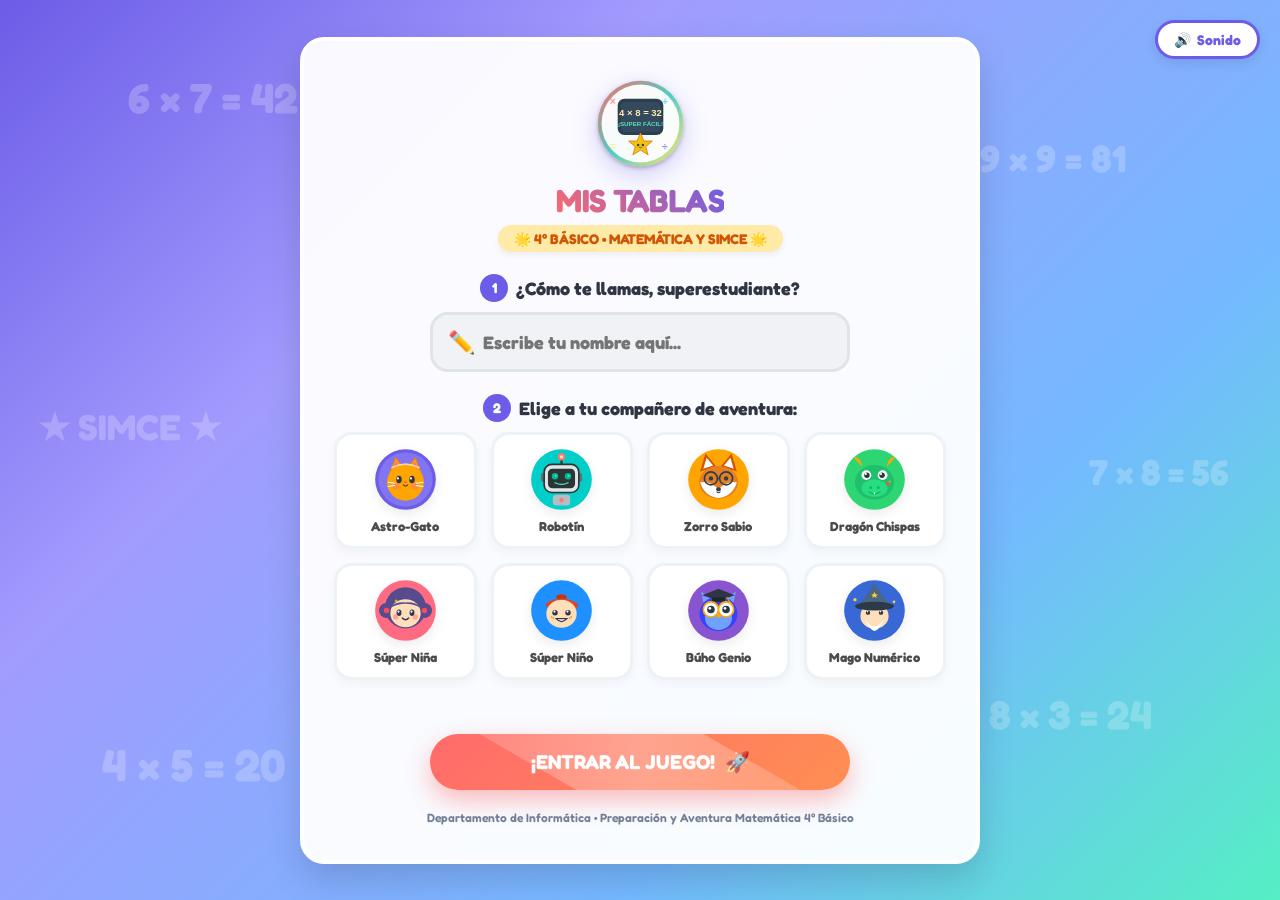
<file: index.html>
<!DOCTYPE html>
<html lang="es">
<head>
  <meta charset="UTF-8">
  <meta name="viewport" content="width=device-width, initial-scale=1.0">
  <title>Mis Tablas - ¡Aprende Multiplicando!</title>
  <!-- Google Fonts para una tipografía amigable y lúdica -->
  <link rel="preconnect" href="https://fonts.googleapis.com">
  <link rel="preconnect" href="https://fonts.gstatic.com" crossorigin>
  <link href="https://fonts.googleapis.com/css2?family=Fredoka:wght@400;600;700&family=Nunito:wght@700;900&display=swap" rel="stylesheet">
  <style>
    :root {
      --primary: #FF6B6B;
      --secondary: #4ECDC4;
      --accent: #FFE66D;
      --purple: #6C5CE7;
      --dark: #2D3436;
      --light: #F8F9FA;
      --card-bg: rgba(255, 255, 255, 0.95);
      --shadow-lg: 0 15px 35px rgba(0,0,0,0.15);
      --radius: 24px;
    }

    * {
      box-sizing: border-box;
      margin: 0;
      padding: 0;
      -webkit-tap-highlight-color: transparent;
    }

    body {
      font-family: 'Fredoka', 'Nunito', sans-serif;
      min-height: 100vh;
      background: linear-gradient(135deg, #6C5CE7 0%, #a29bfe 30%, #74b9ff 70%, #55efc4 100%);
      display: flex;
      justify-content: center;
      align-items: center;
      padding: 20px;
      overflow-x: hidden;
      position: relative;
    }

    /* Floating math elements background */
    .bg-math {
      position: absolute;
      font-weight: 900;
      color: rgba(255, 255, 255, 0.22);
      user-select: none;
      pointer-events: none;
      animation: floatSlow 8s ease-in-out infinite alternate;
      z-index: 0;
    }
    @keyframes floatSlow {
      0% { transform: translateY(0) rotate(0deg) scale(1); }
      100% { transform: translateY(-40px) rotate(15deg) scale(1.1); }
    }

    /* Sound Control Button */
    .sound-toggle-btn {
      position: absolute;
      top: 20px;
      right: 20px;
      z-index: 10;
      background: white;
      border: 3px solid var(--purple);
      border-radius: 50px;
      padding: 8px 16px;
      font-family: inherit;
      font-weight: 700;
      font-size: 14px;
      color: var(--purple);
      cursor: pointer;
      box-shadow: 0 4px 12px rgba(0,0,0,0.1);
      display: flex;
      align-items: center;
      gap: 6px;
      transition: all 0.2s ease;
    }
    .sound-toggle-btn:hover {
      transform: scale(1.05);
      background: #f1f2f6;
    }

    /* Main Container */
    .login-container {
      position: relative;
      z-index: 1;
      width: 100%;
      max-width: 680px;
      background: var(--card-bg);
      backdrop-filter: blur(10px);
      border-radius: var(--radius);
      box-shadow: var(--shadow-lg);
      padding: 35px 30px;
      text-align: center;
      border: 4px solid #FFFFFF;
      animation: popIn 0.6s cubic-bezier(0.175, 0.885, 0.32, 1.275);
    }
    @keyframes popIn {
      0% { opacity: 0; transform: scale(0.85) translateY(20px); }
      100% { opacity: 1; transform: scale(1) translateY(0); }
    }

    /* Header & Logo */
    .header-logo {
      display: flex;
      flex-direction: column;
      align-items: center;
      margin-bottom: 20px;
    }
    .logo-img {
      width: 95px;
      height: 95px;
      animation: floatLogo 3s ease-in-out infinite;
      filter: drop-shadow(0 8px 12px rgba(108, 92, 231, 0.3));
    }
    @keyframes floatLogo {
      0%, 100% { transform: translateY(0); }
      50% { transform: translateY(-8px); }
    }

    .title-main {
      font-size: 32px;
      font-weight: 900;
      color: #2D3436;
      margin-top: 10px;
      letter-spacing: -0.5px;
      text-transform: uppercase;
      background: linear-gradient(45deg, #FF6B6B, #6C5CE7);
      -webkit-background-clip: text;
      -webkit-text-fill-color: transparent;
    }

    .badge-sub {
      background: #FFEAA7;
      color: #D35400;
      font-size: 14px;
      font-weight: 700;
      padding: 5px 16px;
      border-radius: 20px;
      margin-top: 5px;
      display: inline-block;
      box-shadow: 0 3px 6px rgba(0,0,0,0.06);
    }

    /* Step Prompts */
    .step-label {
      font-size: 18px;
      font-weight: 700;
      color: #2F3542;
      margin: 22px 0 10px;
      display: flex;
      align-items: center;
      justify-content: center;
      gap: 8px;
    }
    .step-label span.num {
      background: var(--purple);
      color: white;
      width: 28px;
      height: 28px;
      border-radius: 50%;
      display: inline-flex;
      align-items: center;
      justify-content: center;
      font-size: 14px;
    }

    /* Name Input Box */
    .input-wrapper {
      position: relative;
      max-width: 420px;
      margin: 0 auto;
    }
    .student-input {
      width: 100%;
      padding: 16px 20px 16px 50px;
      font-family: inherit;
      font-size: 18px;
      font-weight: 700;
      border: 3px solid #DFE4EA;
      border-radius: 18px;
      outline: none;
      transition: all 0.25s ease;
      background: #F1F2F6;
      color: #2F3542;
    }
    .student-input:focus {
      background: #FFFFFF;
      border-color: var(--secondary);
      box-shadow: 0 0 0 5px rgba(78, 205, 196, 0.25);
    }
    .input-icon {
      position: absolute;
      left: 18px;
      top: 50%;
      transform: translateY(-50%);
      font-size: 22px;
      pointer-events: none;
    }

    /* Avatar Grid */
    .avatar-grid {
      display: grid;
      grid-template-columns: repeat(4, 1fr);
      gap: 14px;
      margin-top: 10px;
    }
    @media (max-width: 540px) {
      .avatar-grid {
        grid-template-columns: repeat(2, 1fr);
        gap: 10px;
      }
      .title-main {
        font-size: 26px;
      }
    }

    .avatar-card {
      background: #FFFFFF;
      border: 3px solid #EDF2F7;
      border-radius: 18px;
      padding: 12px 8px;
      cursor: pointer;
      transition: all 0.25s cubic-bezier(0.175, 0.885, 0.32, 1.275);
      position: relative;
      display: flex;
      flex-direction: column;
      align-items: center;
      box-shadow: 0 4px 10px rgba(0,0,0,0.04);
    }
    .avatar-card:hover {
      transform: translateY(-5px) scale(1.03);
      border-color: var(--secondary);
      box-shadow: 0 10px 20px rgba(78, 205, 196, 0.25);
    }
    .avatar-card.selected {
      border-color: var(--purple);
      background: #F3EEFF;
      transform: translateY(-6px) scale(1.05);
      box-shadow: 0 12px 24px rgba(108, 92, 231, 0.3);
    }
    .avatar-card.selected::after {
      content: "✔";
      position: absolute;
      top: -8px;
      right: -8px;
      background: var(--purple);
      color: white;
      width: 24px;
      height: 24px;
      border-radius: 50%;
      display: flex;
      align-items: center;
      justify-content: center;
      font-size: 13px;
      font-weight: 900;
      border: 2px solid white;
    }

    .avatar-card img {
      width: 65px;
      height: 65px;
      transition: transform 0.3s ease;
      filter: drop-shadow(0 4px 6px rgba(0,0,0,0.08));
    }
    .avatar-card:hover img {
      transform: rotate(5deg) scale(1.1);
    }
    .avatar-name {
      font-size: 13px;
      font-weight: 700;
      color: #4A4B4D;
      margin-top: 6px;
    }
    .avatar-card.selected .avatar-name {
      color: var(--purple);
      font-weight: 900;
    }

    /* Start Button */
    .btn-start {
      margin-top: 26px;
      width: 100%;
      max-width: 420px;
      padding: 16px 30px;
      background: linear-gradient(135deg, #FF6B6B 0%, #FF8E53 100%);
      color: white;
      border: none;
      border-radius: 50px;
      font-family: inherit;
      font-size: 20px;
      font-weight: 900;
      cursor: pointer;
      box-shadow: 0 10px 25px rgba(255, 107, 107, 0.45);
      transition: all 0.2s cubic-bezier(0.175, 0.885, 0.32, 1.275);
      display: inline-flex;
      align-items: center;
      justify-content: center;
      gap: 10px;
      position: relative;
      overflow: hidden;
    }
    .btn-start:hover {
      transform: translateY(-3px) scale(1.02);
      box-shadow: 0 14px 28px rgba(255, 107, 107, 0.6);
    }
    .btn-start:active {
      transform: translateY(1px) scale(0.98);
    }
    .btn-start::after {
      content: "";
      position: absolute;
      top: -50%;
      left: -50%;
      width: 200%;
      height: 200%;
      background: linear-gradient(60deg, transparent, rgba(255,255,255,0.3), transparent);
      transform: rotate(30deg);
      animation: shineBtn 3.5s infinite;
    }
    @keyframes shineBtn {
      0% { transform: translateX(-100%) rotate(30deg); }
      20%, 100% { transform: translateX(100%) rotate(30deg); }
    }

    /* Error Shake Animation */
    .shake {
      animation: shakeAnim 0.5s cubic-bezier(0.36, 0.07, 0.19, 0.97) both;
    }
    @keyframes shakeAnim {
      10%, 90% { transform: translate3d(-2px, 0, 0); }
      20%, 80% { transform: translate3d(4px, 0, 0); }
      30%, 50%, 70% { transform: translate3d(-6px, 0, 0); }
      40%, 60% { transform: translate3d(6px, 0, 0); }
    }

    .error-msg {
      color: #E84118;
      font-size: 14px;
      font-weight: 700;
      margin-top: 8px;
      min-height: 20px;
    }

    /* Existing Profile Card (if found) */
    .saved-profile-box {
      margin-top: 15px;
      padding: 12px 18px;
      background: #E8F8F5;
      border: 2px dashed #4ECDC4;
      border-radius: 16px;
      display: flex;
      align-items: center;
      justify-content: space-between;
      gap: 10px;
    }
    .saved-profile-info {
      display: flex;
      align-items: center;
      gap: 10px;
      text-align: left;
    }
    .saved-profile-info img {
      width: 40px;
      height: 40px;
      border-radius: 50%;
    }
    .saved-profile-info div strong {
      display: block;
      color: #2C3E50;
      font-size: 15px;
    }
    .saved-profile-info div span {
      font-size: 12px;
      color: #16A085;
      font-weight: 700;
    }
    .btn-quick-play {
      background: #4ECDC4;
      color: white;
      border: none;
      padding: 8px 14px;
      border-radius: 12px;
      font-family: inherit;
      font-weight: 800;
      cursor: pointer;
      font-size: 13px;
      transition: all 0.2s;
    }
    .btn-quick-play:hover {
      background: #1ABC9C;
      transform: scale(1.05);
    }

    /* Footer department credits */
    .dept-footer {
      margin-top: 20px;
      font-size: 12px;
      color: #718096;
      font-weight: 600;
    }
  </style>
</head>
<body>

  <!-- Background Math Symbols -->
  <div class="bg-math" style="top: 8%; left: 10%; font-size: 42px;">6 × 7 = 42</div>
  <div class="bg-math" style="top: 15%; right: 12%; font-size: 38px;">9 × 9 = 81</div>
  <div class="bg-math" style="bottom: 12%; left: 8%; font-size: 45px;">4 × 5 = 20</div>
  <div class="bg-math" style="bottom: 18%; right: 10%; font-size: 40px;">8 × 3 = 24</div>
  <div class="bg-math" style="top: 45%; left: 3%; font-size: 36px;">★ SIMCE ★</div>
  <div class="bg-math" style="top: 50%; right: 4%; font-size: 36px;">7 × 8 = 56</div>

  <!-- Audio Controls -->
  <button class="sound-toggle-btn" id="soundBtn" onclick="toggleAppSound()">
    <span id="soundIcon">🔊</span> Sonido
  </button>

  <main class="login-container" id="loginCard">
    <!-- Header with Mascot Logo -->
    <div class="header-logo">
      <img src="Sistema/IMAGEN/logo.svg" alt="Logo Mis Tablas" class="logo-img">
      <h1 class="title-main">MIS TABLAS</h1>
      <span class="badge-sub">🌟 4° BÁSICO • MATEMÁTICA Y SIMCE 🌟</span>
    </div>

    <!-- Quick resume profile if student already played -->
    <div id="savedProfileArea" style="display: none;"></div>

    <!-- Step 1: Student Name -->
    <div class="step-label">
      <span class="num">1</span>
      <span>¿Cómo te llamas, superestudiante?</span>
    </div>
    <div class="input-wrapper">
      <span class="input-icon">✏️</span>
      <input type="text" id="studentName" class="student-input" placeholder="Escribe tu nombre aquí..." maxlength="20" autocomplete="off">
    </div>

    <!-- Step 2: Choose Avatar -->
    <div class="step-label">
      <span class="num">2</span>
      <span>Elige a tu compañero de aventura:</span>
    </div>
    <div class="avatar-grid" id="avatarGrid">
      <!-- Avatars rendered dynamically by JS -->
    </div>

    <div class="error-msg" id="errorMsg"></div>

    <!-- Step 3: Start Button -->
    <button class="btn-start" id="startBtn" onclick="handleLogin()">
      <span>¡ENTRAR AL JUEGO!</span>
      <span>🚀</span>
    </button>

    <div class="dept-footer">
      Departamento de Informática • Preparación y Aventura Matemática 4° Básico
    </div>
  </main>

  <!-- Load Web Audio engine -->
  <script src="Sistema/JS/audio.js"></script>

  <script>
    const AVATARS_DATA = [
      { id: 'gato', name: 'Astro-Gato', img: 'Sistema/IMAGEN/avatar_gato.svg', greeting: '¡Miau! Listo para multiplicar por el espacio exterior' },
      { id: 'robot', name: 'Robotín', img: 'Sistema/IMAGEN/avatar_robot.svg', greeting: '¡Beep boop! Calculando diversión matemática al 100%' },
      { id: 'zorro', name: 'Zorro Sabio', img: 'Sistema/IMAGEN/avatar_zorro.svg', greeting: '¡La astucia de las matemáticas está con nosotros!' },
      { id: 'dragon', name: 'Dragón Chispas', img: 'Sistema/IMAGEN/avatar_dragon.svg', greeting: '¡Fuego y números! Nada nos detendrá' },
      { id: 'nina', name: 'Súper Niña', img: 'Sistema/IMAGEN/avatar_nina.svg', greeting: '¡Vamos con todo por el puntaje perfecto!' },
      { id: 'nino', name: 'Súper Niño', img: 'Sistema/IMAGEN/avatar_nino.svg', greeting: '¡Aventura matemática en marcha!' },
      { id: 'buho', name: 'Búho Genio', img: 'Sistema/IMAGEN/avatar_buho.svg', greeting: '¡Uhh uhh! Aprenderemos todos los trucos de las tablas' },
      { id: 'mago', name: 'Mago Numérico', img: 'Sistema/IMAGEN/avatar_mago.svg', greeting: '¡Abracadabra! Convierte los números en magia pura' }
    ];

    let selectedAvatarId = null;

    // Render avatar list
    function renderAvatars() {
      const grid = document.getElementById('avatarGrid');
      grid.innerHTML = AVATARS_DATA.map(av => `
        <div class="avatar-card" id="card-${av.id}" onclick="selectAvatar('${av.id}')">
          <img src="${av.img}" alt="${av.name}">
          <div class="avatar-name">${av.name}</div>
        </div>
      `).join('');
    }

    // Select Avatar
    function selectAvatar(id) {
      selectedAvatarId = id;
      document.querySelectorAll('.avatar-card').forEach(card => card.classList.remove('selected'));
      const activeCard = document.getElementById(`card-${id}`);
      if (activeCard) {
        activeCard.classList.add('selected');
      }
      
      const av = AVATARS_DATA.find(a => a.id === id);
      if (window.snd) {
        window.snd.play('select');
        if (av) {
          window.snd.speak(`¡Elegiste a ${av.name}! ${av.greeting}`);
        }
      }

      document.getElementById('errorMsg').textContent = '';
    }

    // Toggle Audio
    function toggleAppSound() {
      if (window.snd) {
        const isEnabled = window.snd.toggleSound();
        const icon = document.getElementById('soundIcon');
        icon.textContent = isEnabled ? '🔊' : '🔇';
      }
    }

    // Check for saved profile
    function checkSavedProfile() {
      try {
        const saved = localStorage.getItem('misTablas_student');
        if (saved) {
          const profile = JSON.parse(saved);
          if (profile && profile.name) {
            const area = document.getElementById('savedProfileArea');
            area.style.display = 'block';
            const avatarSrc = profile.avatarImg 
              ? (profile.avatarImg.startsWith('Sistema/') ? profile.avatarImg : 'Sistema/' + profile.avatarImg)
              : 'Sistema/IMAGEN/avatar_gato.svg';
            area.innerHTML = `
              <div class="saved-profile-box">
                <div class="saved-profile-info">
                  <img src="${avatarSrc}" alt="Avatar">
                  <div>
                    <strong>¡Hola de nuevo, ${profile.name}!</strong>
                    <span>Puntaje: ${profile.score || 0} pts • Estrellas: ${profile.stars || 0} ⭐</span>
                  </div>
                </div>
                <button class="btn-quick-play" onclick="continueSavedProfile()">¡Continuar!</button>
              </div>
            `;
          }
        }
      } catch (e) {
        console.warn('Error reading saved profile:', e);
      }
    }

    function continueSavedProfile() {
      if (window.snd) {
        window.snd.play('victory');
        window.snd.speak('¡Bienvenido de vuelta! Vamos al sistema.');
      }
      setTimeout(() => {
        window.location.href = 'Sistema/index.html';
      }, 500);
    }

    // Handle Login Validation and Access
    function handleLogin() {
      const nameInput = document.getElementById('studentName');
      const name = nameInput.value.trim();
      const errorMsg = document.getElementById('errorMsg');
      const card = document.getElementById('loginCard');

      if (!name || name.length < 2) {
        if (window.snd) {
          window.snd.play('wrong');
          window.snd.speak('¡Ups! Por favor escribe tu nombre para comenzar.');
        }
        card.classList.remove('shake');
        void card.offsetWidth; // trigger reflow
        card.classList.add('shake');
        errorMsg.textContent = '⚠️ ¡Por favor escribe tu nombre (mínimo 2 letras)!';
        nameInput.focus();
        return;
      }

      if (!selectedAvatarId) {
        if (window.snd) {
          window.snd.play('wrong');
          window.snd.speak('¡No olvides elegir a tu compañero avatar!');
        }
        card.classList.remove('shake');
        void card.offsetWidth;
        card.classList.add('shake');
        errorMsg.textContent = '⚠️ ¡Elige uno de los personajes de arriba haciendo clic en él!';
        return;
      }

      const avatar = AVATARS_DATA.find(a => a.id === selectedAvatarId);

      // Preserve existing score/stats if same user name, or initialize new
      let currentStats = {
        score: 0,
        stars: 0,
        level: 1,
        completedTables: [],
        tableScores: {},
        simceScore: null,
        achievements: []
      };

      try {
        const saved = localStorage.getItem('misTablas_student');
        if (saved) {
          const parsed = JSON.parse(saved);
          if (parsed && parsed.name && parsed.name.toLowerCase() === name.toLowerCase()) {
            currentStats = { ...currentStats, ...parsed };
          }
        }
      } catch (e) {}

      const studentProfile = {
        ...currentStats,
        name: name,
        avatarId: avatar.id,
        avatarName: avatar.name,
        avatarImg: avatar.img,
        lastLogin: new Date().toISOString()
      };

      localStorage.setItem('misTablas_student', JSON.stringify(studentProfile));

      if (window.snd) {
        window.snd.play('victory');
        window.snd.speak(`¡Excelente, ${name}! ¡Preparando tu aventura con ${avatar.name}!`);
      }

      const startBtn = document.getElementById('startBtn');
      startBtn.innerHTML = `<span>¡Cargando Aventura...!</span> <span>⭐</span>`;
      startBtn.style.background = 'linear-gradient(135deg, #10ac84 0%, #1dd1a1 100%)';

      setTimeout(() => {
        window.location.href = 'Sistema/index.html';
      }, 900);
    }

    // Keyboard support: Enter key
    document.addEventListener('keydown', (e) => {
      if (e.key === 'Enter') {
        handleLogin();
      }
    });

    // Init
    window.addEventListener('DOMContentLoaded', () => {
      renderAvatars();
      checkSavedProfile();
    });
  </script>
</body>
</html>
</file>
<file: Sistema/CSS/style.css>
/*
 * style.css - Plataforma Educativa "Mis Tablas"
 * Estilos modernos, animados y responsivos para 4° Básico
 */

:root {
  --primary: #FF6B6B;
  --primary-hover: #EE5253;
  --secondary: #4ECDC4;
  --secondary-hover: #1DD1A1;
  --accent: #FFEAA7;
  --purple: #6C5CE7;
  --purple-light: #A29BFE;
  --dark: #2D3436;
  --gray-bg: #F4F6F9;
  --card-bg: #FFFFFF;
  --shadow-sm: 0 4px 12px rgba(0,0,0,0.05);
  --shadow-md: 0 8px 24px rgba(0,0,0,0.08);
  --shadow-lg: 0 15px 35px rgba(0,0,0,0.12);
  --radius-sm: 12px;
  --radius-md: 18px;
  --radius-lg: 24px;
}

* {
  box-sizing: border-box;
  margin: 0;
  padding: 0;
  -webkit-tap-highlight-color: transparent;
}

body {
  font-family: 'Fredoka', 'Nunito', sans-serif;
  background-color: var(--gray-bg);
  color: var(--dark);
  min-height: 100vh;
  display: flex;
  flex-direction: column;
  overflow-x: hidden;
}

/* ============================================================
   TOP NAVBAR & STUDENT PROFILE BAR
   ============================================================ */
.top-navbar {
  background: #FFFFFF;
  border-bottom: 3px solid #EDF2F7;
  padding: 10px 24px;
  display: flex;
  align-items: center;
  justify-content: space-between;
  position: sticky;
  top: 0;
  z-index: 100;
  box-shadow: 0 4px 15px rgba(0,0,0,0.04);
}

.brand-section {
  display: flex;
  align-items: center;
  gap: 12px;
  cursor: pointer;
}

.brand-logo {
  width: 48px;
  height: 48px;
  filter: drop-shadow(0 4px 6px rgba(108, 92, 231, 0.2));
  transition: transform 0.25s ease;
}
.brand-section:hover .brand-logo {
  transform: rotate(10deg) scale(1.08);
}

.brand-text h1 {
  font-size: 20px;
  font-weight: 900;
  background: linear-gradient(45deg, #FF6B6B, #6C5CE7);
  -webkit-background-clip: text;
  -webkit-text-fill-color: transparent;
}
.brand-text span {
  font-size: 11px;
  color: #718096;
  font-weight: 700;
}

/* Student Badge in Header */
.student-header-badge {
  display: flex;
  align-items: center;
  gap: 12px;
  background: #F3EEFF;
  padding: 6px 14px;
  border-radius: 50px;
  border: 2px solid #D6C7FF;
}

.student-header-avatar {
  width: 42px;
  height: 42px;
  border-radius: 50%;
  background: white;
  padding: 2px;
  box-shadow: 0 2px 6px rgba(0,0,0,0.1);
}

.student-header-info {
  display: flex;
  flex-direction: column;
}
.student-header-info strong {
  font-size: 14px;
  color: var(--dark);
}
.student-header-info small {
  font-size: 11px;
  color: var(--purple);
  font-weight: 700;
}

.header-score-pill {
  display: flex;
  align-items: center;
  gap: 12px;
  background: #FFF9E6;
  border: 2px solid #FFEAA7;
  padding: 6px 14px;
  border-radius: 50px;
  font-size: 14px;
  font-weight: 800;
  color: #D35400;
}

.header-controls {
  display: flex;
  align-items: center;
  gap: 8px;
}

.btn-ctrl {
  background: #FFFFFF;
  border: 2px solid #E2E8F0;
  padding: 6px 12px;
  border-radius: 30px;
  font-family: inherit;
  font-size: 13px;
  font-weight: 700;
  color: #4A5568;
  cursor: pointer;
  display: flex;
  align-items: center;
  gap: 5px;
  transition: all 0.2s ease;
}
.btn-ctrl:hover {
  background: #F7FAFC;
  border-color: var(--purple);
  color: var(--purple);
  transform: translateY(-1px);
}

/* ============================================================
   MAIN NAVIGATION TABS
   ============================================================ */
.main-nav-tabs {
  background: #FFFFFF;
  border-bottom: 2px solid #EDF2F7;
  display: flex;
  justify-content: center;
  gap: 8px;
  padding: 8px 16px;
  overflow-x: auto;
  white-space: nowrap;
}

.nav-tab {
  background: transparent;
  border: none;
  font-family: inherit;
  font-size: 15px;
  font-weight: 800;
  color: #718096;
  padding: 10px 18px;
  border-radius: 30px;
  cursor: pointer;
  display: flex;
  align-items: center;
  gap: 8px;
  transition: all 0.25s ease;
}
.nav-tab:hover {
  background: #F7FAFC;
  color: var(--purple);
}
.nav-tab.active {
  background: var(--purple);
  color: #FFFFFF;
  box-shadow: 0 4px 12px rgba(108, 92, 231, 0.35);
}
.nav-tab.special-simce {
  color: #E84118;
}
.nav-tab.special-simce.active {
  background: linear-gradient(135deg, #FF6B6B 0%, #FF8E53 100%);
  color: white;
  box-shadow: 0 4px 12px rgba(255, 107, 107, 0.4);
}

/* ============================================================
   APP CONTENT CONTAINER
   ============================================================ */
.app-container {
  max-width: 1100px;
  width: 100%;
  margin: 0 auto;
  padding: 24px 20px;
  flex: 1;
}

.section-title-bar {
  text-align: center;
  margin-bottom: 24px;
}
.section-title-bar h2 {
  font-size: 26px;
  font-weight: 900;
  color: #2D3436;
}
.section-title-bar p {
  font-size: 15px;
  color: #718096;
  margin-top: 4px;
}

/* ============================================================
   HERO & HOME DASHBOARD
   ============================================================ */
.welcome-hero {
  background: linear-gradient(135deg, #6C5CE7 0%, #a29bfe 60%, #74b9ff 100%);
  color: white;
  border-radius: var(--radius-lg);
  padding: 32px 36px;
  display: flex;
  align-items: center;
  justify-content: space-between;
  gap: 24px;
  box-shadow: var(--shadow-lg);
  margin-bottom: 24px;
}

.greeting-pill {
  background: rgba(255, 255, 255, 0.25);
  font-size: 14px;
  font-weight: 800;
  padding: 4px 14px;
  border-radius: 20px;
  display: inline-block;
  margin-bottom: 8px;
}
.hero-text h2 {
  font-size: 30px;
  font-weight: 900;
  line-height: 1.2;
}
.hero-text p {
  font-size: 15px;
  margin: 10px 0 20px;
  opacity: 0.95;
  max-width: 540px;
}

.hero-actions {
  display: flex;
  gap: 12px;
  flex-wrap: wrap;
}

.hero-mascot {
  display: flex;
  flex-direction: column;
  align-items: center;
}
.hero-mascot img {
  width: 110px;
  height: 110px;
  filter: drop-shadow(0 10px 15px rgba(0,0,0,0.25));
}
.mascot-tag {
  background: rgba(0,0,0,0.25);
  padding: 4px 12px;
  border-radius: 12px;
  font-size: 12px;
  font-weight: 800;
  margin-top: 6px;
}

/* Progress Overview Bar */
.progress-banner-card {
  background: white;
  border-radius: var(--radius-md);
  padding: 18px 24px;
  box-shadow: var(--shadow-sm);
  margin-bottom: 24px;
  border: 2px solid #EDF2F7;
}
.banner-info {
  display: flex;
  justify-content: space-between;
  align-items: center;
  margin-bottom: 10px;
}
.banner-info h4 {
  font-size: 16px;
  font-weight: 800;
}
.banner-info span {
  font-size: 13px;
  font-weight: 700;
  color: var(--purple);
}

.main-progress-bar-wrap {
  width: 100%;
  height: 14px;
  background: #EDF2F7;
  border-radius: 10px;
  overflow: hidden;
}
.main-progress-bar {
  height: 100%;
  background: linear-gradient(90deg, #4ECDC4 0%, #1DD1A1 100%);
  border-radius: 10px;
  transition: width 0.6s ease;
}

/* Portal Grid */
.portal-grid {
  display: grid;
  grid-template-columns: repeat(auto-fit, minmax(240px, 1fr));
  gap: 18px;
}

.portal-card {
  background: white;
  border-radius: var(--radius-md);
  padding: 24px 20px;
  border: 2px solid #EDF2F7;
  box-shadow: var(--shadow-sm);
  cursor: pointer;
  transition: all 0.25s cubic-bezier(0.175, 0.885, 0.32, 1.275);
  display: flex;
  flex-direction: column;
  position: relative;
  overflow: hidden;
}
.portal-card:hover {
  transform: translateY(-6px);
  box-shadow: var(--shadow-md);
  border-color: var(--purple-light);
}
.portal-card.simce-special-card {
  border: 2px solid #FF6B6B;
  background: linear-gradient(180deg, #FFFFFF 0%, #FFF5F5 100%);
}
.simce-badge-ribbon {
  position: absolute;
  top: 10px;
  right: -30px;
  background: #FF4757;
  color: white;
  font-size: 10px;
  font-weight: 900;
  padding: 3px 30px;
  transform: rotate(45deg);
}

.portal-icon {
  width: 50px;
  height: 50px;
  border-radius: 14px;
  display: flex;
  align-items: center;
  justify-content: center;
  font-size: 26px;
  margin-bottom: 14px;
}
.portal-card h3 {
  font-size: 18px;
  font-weight: 800;
  margin-bottom: 6px;
}
.portal-card p {
  font-size: 13px;
  color: #718096;
  line-height: 1.4;
  flex: 1;
}
.portal-link {
  font-size: 13px;
  font-weight: 800;
  color: var(--purple);
  margin-top: 16px;
}
.portal-link.highlight {
  color: #FF4757;
}

/* ============================================================
   LEARN TABLES VIEW
   ============================================================ */
.table-selector-strip {
  display: flex;
  gap: 8px;
  overflow-x: auto;
  padding: 8px 4px 16px;
  margin-bottom: 16px;
}

.table-select-btn {
  background: white;
  border: 2px solid #E2E8F0;
  border-radius: 16px;
  padding: 10px 16px;
  cursor: pointer;
  display: flex;
  flex-direction: column;
  align-items: center;
  font-family: inherit;
  font-weight: 800;
  font-size: 14px;
  color: #4A5568;
  white-space: nowrap;
  transition: all 0.2s ease;
  min-width: 95px;
}
.table-select-btn:hover {
  border-color: var(--purple);
  transform: translateY(-2px);
}
.table-select-btn.active {
  background: var(--purple);
  border-color: var(--purple);
  color: white;
  box-shadow: 0 4px 12px rgba(108, 92, 231, 0.3);
}
.table-select-btn.done small {
  color: #10AC84;
}
.table-select-btn.active small {
  color: #FFEAA7;
}

.table-view-card {
  background: white;
  border-radius: var(--radius-lg);
  padding: 28px;
  box-shadow: var(--shadow-md);
  border: 2px solid #EDF2F7;
}

.table-hero-banner {
  background: #F8F9FA;
  border-left: 6px solid var(--purple);
  border-radius: 14px;
  padding: 18px 22px;
  display: flex;
  align-items: center;
  justify-content: space-between;
  gap: 20px;
  margin-bottom: 22px;
}
.table-badge {
  display: inline-block;
  padding: 6px 14px;
  border-radius: 20px;
  font-size: 16px;
  font-weight: 900;
}
.table-subtitle {
  font-size: 14px;
  color: #718096;
  margin-top: 4px;
  font-weight: 700;
}

.secret-trick-box {
  background: #FFF9E6;
  border: 2px dashed #F1C40F;
  border-radius: 12px;
  padding: 12px 16px;
  max-width: 480px;
}
.trick-title {
  font-size: 13px;
  font-weight: 900;
  color: #D35400;
  margin-bottom: 4px;
}
.trick-desc {
  font-size: 13px;
  color: #2D3436;
  line-height: 1.4;
}

.table-interactive-modes {
  display: flex;
  gap: 12px;
  margin-bottom: 20px;
}
.btn-mode-tab {
  background: #EDF2F7;
  border: none;
  font-family: inherit;
  font-weight: 800;
  font-size: 14px;
  padding: 10px 18px;
  border-radius: 25px;
  cursor: pointer;
  color: #4A5568;
  transition: all 0.2s;
}
.btn-mode-tab.active {
  background: #2D3436;
  color: white;
}

.mode-instruction {
  font-size: 14px;
  color: #718096;
  margin-bottom: 14px;
  font-weight: 700;
}

/* Visual items selector grid */
.visual-items-grid {
  display: grid;
  grid-template-columns: repeat(auto-fill, minmax(170px, 1fr));
  gap: 10px;
  margin-bottom: 22px;
}
.vis-item-card {
  background: #F8F9FA;
  border: 2px solid #E2E8F0;
  border-radius: 14px;
  padding: 10px 12px;
  cursor: pointer;
  transition: all 0.2s ease;
}
.vis-item-card:hover {
  transform: translateY(-2px);
  border-color: var(--secondary);
}
.vis-item-card.selected {
  background: #E8F8F5;
  border-color: var(--secondary);
  box-shadow: 0 4px 10px rgba(78, 205, 196, 0.2);
}
.vis-formula {
  font-size: 16px;
  font-weight: 800;
  color: #2D3436;
}
.vis-context {
  font-size: 11px;
  color: #718096;
  margin-top: 3px;
}

/* Large Concrete Visual Representation Display */
.demo-card-box {
  background: #F4F6F9;
  border: 3px solid #DFE4EA;
  border-radius: 18px;
  padding: 24px;
  text-align: center;
}
.demo-top-header h3 {
  font-size: 28px;
  font-weight: 900;
  color: #2D3436;
}
.highlight-res {
  color: var(--purple);
}
.demo-tag {
  display: inline-block;
  background: #FFFFFF;
  padding: 4px 12px;
  border-radius: 20px;
  font-size: 13px;
  color: #4A5568;
  font-weight: 700;
  margin-top: 6px;
  box-shadow: 0 2px 4px rgba(0,0,0,0.04);
}

.demo-addition-bar {
  margin: 16px 0;
  font-size: 16px;
  background: #FFFFFF;
  padding: 10px 16px;
  border-radius: 12px;
  display: inline-block;
  color: #2F3542;
}

.groups-visual-container {
  display: flex;
  flex-wrap: wrap;
  justify-content: center;
  gap: 14px;
  margin: 20px 0;
}
.visual-group-box {
  background: #FFFFFF;
  border: 2px dashed #4ECDC4;
  border-radius: 14px;
  padding: 12px 14px;
  min-width: 100px;
  display: flex;
  flex-direction: column;
  align-items: center;
}
.group-label {
  font-size: 11px;
  font-weight: 800;
  color: #16A085;
  margin-bottom: 6px;
}
.group-objects {
  display: flex;
  flex-wrap: wrap;
  justify-content: center;
  gap: 4px;
  max-width: 130px;
}
.grid-obj {
  font-size: 24px;
  display: inline-block;
}

.demo-property-tip {
  font-size: 13px;
  color: #57606F;
  background: #FFFFFF;
  padding: 10px 16px;
  border-radius: 12px;
  display: inline-block;
  margin-top: 10px;
}

/* Practice Question Card */
.practice-question-card {
  background: #F8F9FA;
  border-radius: 18px;
  padding: 30px;
  text-align: center;
  max-width: 500px;
  margin: 0 auto;
  border: 3px solid #EDF2F7;
}
.practice-q-header {
  display: flex;
  justify-content: space-between;
  font-size: 13px;
  font-weight: 800;
  color: #718096;
  margin-bottom: 14px;
}
.practice-formula {
  font-size: 38px;
  font-weight: 900;
  color: var(--purple);
  margin-bottom: 10px;
}
.practice-hint-text {
  font-size: 14px;
  color: #57606F;
  margin-bottom: 22px;
}
.practice-options-grid {
  display: grid;
  grid-template-columns: repeat(2, 1fr);
  gap: 12px;
}
.btn-practice-option {
  background: #FFFFFF;
  border: 3px solid #DFE4EA;
  border-radius: 16px;
  padding: 16px;
  font-family: inherit;
  font-size: 22px;
  font-weight: 900;
  cursor: pointer;
  transition: all 0.2s ease;
  color: #2D3436;
}
.btn-practice-option:hover {
  border-color: var(--purple);
  background: #F3EEFF;
  transform: scale(1.03);
}

.practice-feedback-box {
  margin-top: 18px;
  font-size: 16px;
  min-height: 24px;
}

/* ============================================================
   GAMES & MINIGAMES HUB
   ============================================================ */
.games-selection-grid {
  display: grid;
  grid-template-columns: repeat(auto-fit, minmax(200px, 1fr));
  gap: 16px;
  margin-bottom: 30px;
}
.game-pick-card {
  background: white;
  border-radius: var(--radius-md);
  padding: 20px;
  border: 2px solid #EDF2F7;
  cursor: pointer;
  transition: all 0.25s ease;
  display: flex;
  flex-direction: column;
}
.game-pick-card:hover {
  transform: translateY(-5px);
  box-shadow: var(--shadow-md);
  border-color: var(--secondary);
}
.game-pick-icon {
  width: 48px;
  height: 48px;
  border-radius: 14px;
  display: flex;
  align-items: center;
  justify-content: center;
  font-size: 24px;
  margin-bottom: 12px;
}
.game-pick-card h3 {
  font-size: 17px;
  font-weight: 800;
  margin-bottom: 6px;
}
.game-pick-card p {
  font-size: 13px;
  color: #718096;
  line-height: 1.4;
  flex: 1;
}
.game-pill {
  display: inline-block;
  background: #F1F2F6;
  color: #2F3542;
  font-size: 11px;
  font-weight: 800;
  padding: 4px 10px;
  border-radius: 12px;
  margin-top: 14px;
  align-self: flex-start;
}

/* Active Game Play Arena Area */
.game-play-area {
  background: white;
  border-radius: var(--radius-lg);
  padding: 28px;
  box-shadow: var(--shadow-md);
  border: 3px solid #EDF2F7;
  min-height: 400px;
}
.game-header-bar {
  display: flex;
  align-items: center;
  justify-content: space-between;
  margin-bottom: 22px;
  flex-wrap: wrap;
  gap: 12px;
}
.game-header-bar h3 {
  font-size: 22px;
  font-weight: 900;
}
.game-header-bar p {
  font-size: 14px;
  color: #718096;
}
.game-stats-pill {
  background: #FFF9E6;
  border: 2px solid #FFEAA7;
  padding: 8px 16px;
  border-radius: 30px;
  font-size: 14px;
  font-weight: 800;
  color: #D35400;
  display: flex;
  gap: 14px;
}

/* 1. Memory Game Grid */
.memory-grid {
  display: grid;
  grid-template-columns: repeat(4, 1fr);
  gap: 14px;
  max-width: 650px;
  margin: 0 auto 24px;
  perspective: 1000px;
}
@media (max-width: 600px) {
  .memory-grid {
    grid-template-columns: repeat(3, 1fr);
    gap: 8px;
  }
}
.memory-card {
  height: 95px;
  cursor: pointer;
}
.card-inner {
  position: relative;
  width: 100%;
  height: 100%;
  text-align: center;
  transition: transform 0.5s;
  transform-style: preserve-3d;
  border-radius: 16px;
  box-shadow: 0 4px 10px rgba(0,0,0,0.06);
}
.memory-card.flipped .card-inner,
.memory-card.matched .card-inner {
  transform: rotateY(180deg);
}
.card-front, .card-back {
  position: absolute;
  width: 100%;
  height: 100%;
  -webkit-backface-visibility: hidden;
  backface-visibility: hidden;
  border-radius: 16px;
  display: flex;
  align-items: center;
  justify-content: center;
  font-size: 20px;
  font-weight: 900;
}
.card-front {
  background: linear-gradient(135deg, #6C5CE7 0%, #A29BFE 100%);
  color: white;
  border: 3px solid white;
}
.card-back {
  transform: rotateY(180deg);
  border: 3px solid #DFE4EA;
  background: #FFFFFF;
}
.card-back.back-op {
  color: #FF6B6B;
}
.card-back.back-res {
  color: #00B894;
}
.memory-card.matched .card-inner {
  border: 3px solid #10AC84;
  opacity: 0.85;
}

/* 2. Catch the Result (Bubbles) */
.catch-arena {
  text-align: center;
  padding: 10px;
}
.catch-target-box {
  background: #F8F9FA;
  border-radius: 18px;
  padding: 16px 24px;
  display: inline-block;
  margin-bottom: 28px;
  border: 3px solid #DFE4EA;
}
.target-label {
  font-size: 13px;
  font-weight: 800;
  color: #718096;
}
.target-op {
  font-size: 34px;
  font-weight: 900;
  color: var(--purple);
}

.bubbles-container {
  display: flex;
  justify-content: center;
  flex-wrap: wrap;
  gap: 24px;
  min-height: 160px;
  align-items: center;
}
.catch-bubble {
  width: 90px;
  height: 90px;
  border-radius: 50%;
  display: flex;
  align-items: center;
  justify-content: center;
  font-size: 26px;
  font-weight: 900;
  color: white;
  cursor: pointer;
  box-shadow: 0 8px 18px rgba(0,0,0,0.15);
  transition: transform 0.2s;
  user-select: none;
}
.catch-bubble:hover {
  transform: scale(1.12);
}
.catch-bubble.pop-correct {
  animation: popCorrect 0.6s ease forwards;
}
@keyframes popCorrect {
  0% { transform: scale(1.12); }
  50% { transform: scale(1.35); opacity: 0.8; }
  100% { transform: scale(0); opacity: 0; }
}

/* 3. Build Multiplication (Baskets) */
.mission-callout {
  background: #E8F8F5;
  border: 2px solid #4ECDC4;
  padding: 12px 20px;
  border-radius: 16px;
  font-size: 16px;
  color: #16A085;
  margin-bottom: 20px;
  text-align: center;
}
.baskets-wrapper {
  display: flex;
  flex-wrap: wrap;
  justify-content: center;
  gap: 16px;
  margin-bottom: 24px;
}
.basket-card {
  background: #FFFDF9;
  border: 3px solid #F39C12;
  border-radius: 18px;
  padding: 16px;
  width: 175px;
  text-align: center;
  box-shadow: 0 4px 10px rgba(0,0,0,0.05);
}
.basket-title {
  font-size: 14px;
  font-weight: 800;
  color: #D35400;
  margin-bottom: 8px;
}
.basket-items {
  min-height: 65px;
  background: #FFF5EB;
  border-radius: 12px;
  padding: 8px;
  display: flex;
  flex-wrap: wrap;
  gap: 4px;
  justify-content: center;
  align-items: center;
}
.basket-icon-item {
  font-size: 22px;
}
.basket-controls {
  display: flex;
  gap: 6px;
  margin-top: 10px;
  justify-content: center;
}
.btn-item-action {
  background: #F39C12;
  color: white;
  border: none;
  border-radius: 8px;
  padding: 6px 10px;
  font-family: inherit;
  font-size: 11px;
  font-weight: 800;
  cursor: pointer;
}
.btn-item-action.subtle {
  background: #E2E8F0;
  color: #4A5568;
}
.basket-count {
  font-size: 12px;
  margin-top: 6px;
}

.math-relation-card {
  background: #F4F6F9;
  border-radius: 16px;
  padding: 18px;
  text-align: center;
  max-width: 550px;
  margin: 0 auto;
}
.relation-calc {
  font-size: 17px;
  color: #2F3542;
  margin-bottom: 6px;
}
.current-in-baskets {
  font-size: 14px;
  color: #718096;
  margin-bottom: 14px;
}

/* 4. Detective Board */
.clue-board {
  background: #FFFDF7;
  border: 3px solid #EDDCD2;
  border-radius: 20px;
  padding: 26px;
  max-width: 600px;
  margin: 0 auto;
  box-shadow: 0 6px 16px rgba(0,0,0,0.05);
}
.magnifier-badge {
  font-size: 16px;
  font-weight: 900;
  color: #A0522D;
  margin-bottom: 14px;
}
.clues-list {
  list-style: none;
  margin-bottom: 20px;
  text-align: left;
}
.clues-list li {
  padding: 10px 14px;
  background: #FFFFFF;
  border: 1px solid #EDDCD2;
  border-radius: 10px;
  margin-bottom: 8px;
  font-size: 14px;
  line-height: 1.4;
}
.clue-tag {
  font-weight: 900;
  color: #D35400;
}
.detective-question {
  font-size: 16px;
  font-weight: 800;
  margin-bottom: 14px;
}
.detective-options {
  display: grid;
  grid-template-columns: repeat(2, 1fr);
  gap: 12px;
}
.btn-suspect {
  background: #FFFFFF;
  border: 3px solid #DFE4EA;
  border-radius: 16px;
  padding: 14px;
  font-family: inherit;
  font-size: 20px;
  font-weight: 800;
  cursor: pointer;
  transition: all 0.2s;
}
.btn-suspect:hover {
  border-color: #A0522D;
  background: #FFFDF7;
  transform: scale(1.03);
}

/* 5. Time Challenge */
.time-rush-arena {
  text-align: center;
  max-width: 520px;
  margin: 0 auto;
}
.time-progress-bar-wrap {
  width: 100%;
  height: 16px;
  background: #EDF2F7;
  border-radius: 20px;
  overflow: hidden;
  margin-bottom: 20px;
}
.time-progress-bar {
  height: 100%;
  background: linear-gradient(90deg, #FF6B6B, #FFA502);
  transition: width 1s linear;
}
.timer-badge {
  color: #E84118;
}
.timer-badge.urgent {
  animation: pulseUrgent 0.5s infinite alternate;
}
@keyframes pulseUrgent {
  0% { transform: scale(1); color: #E84118; }
  100% { transform: scale(1.2); color: #FF0000; }
}

.time-card {
  background: #F8F9FA;
  border: 3px solid #EDF2F7;
  border-radius: 20px;
  padding: 30px;
}
.rush-formula {
  font-size: 42px;
  font-weight: 900;
  color: #2D3436;
  margin-bottom: 20px;
}
.rush-options-grid {
  display: grid;
  grid-template-columns: repeat(2, 1fr);
  gap: 14px;
}
.btn-rush-option {
  background: white;
  border: 3px solid #DFE4EA;
  border-radius: 16px;
  padding: 16px;
  font-family: inherit;
  font-size: 24px;
  font-weight: 900;
  cursor: pointer;
  transition: all 0.15s;
}
.btn-rush-option:hover {
  background: #FFEAA7;
  border-color: #F1C40F;
  transform: scale(1.04);
}

/* Victory Box in Minigames */
.victory-box {
  text-align: center;
  padding: 35px 20px;
}
.trophy-bounce {
  font-size: 55px;
  animation: bounce 1.2s infinite;
}
.victory-box h2 {
  font-size: 28px;
  font-weight: 900;
  margin: 10px 0;
  color: #2D3436;
}
.victory-box p {
  font-size: 15px;
  color: #718096;
  max-width: 450px;
  margin: 0 auto 16px;
}
.reward-pill {
  display: inline-block;
  background: #FFF9E6;
  border: 2px solid #F1C40F;
  color: #D35400;
  font-size: 16px;
  font-weight: 900;
  padding: 8px 20px;
  border-radius: 30px;
}

/* ============================================================
   SIMCE EXAMINATION LAYOUT & STYLES
   ============================================================ */
.simce-layout {
  display: grid;
  grid-template-columns: 260px 1fr;
  gap: 22px;
}
@media (max-width: 768px) {
  .simce-layout {
    grid-template-columns: 1fr;
  }
}

.simce-sidebar {
  background: white;
  border-radius: var(--radius-md);
  padding: 20px;
  border: 2px solid #EDF2F7;
  box-shadow: var(--shadow-sm);
  align-self: flex-start;
}
.sidebar-header h4 {
  font-size: 16px;
  font-weight: 800;
}
.answered-badge {
  display: block;
  font-size: 12px;
  color: #10AC84;
  font-weight: 700;
  margin-top: 4px;
  margin-bottom: 14px;
}

.question-nav-grid {
  display: grid;
  grid-template-columns: repeat(2, 1fr);
  gap: 8px;
}
.nav-q-btn {
  background: #F8F9FA;
  border: 2px solid #DFE4EA;
  border-radius: 12px;
  padding: 10px 12px;
  font-family: inherit;
  font-weight: 800;
  font-size: 14px;
  cursor: pointer;
  display: flex;
  align-items: center;
  justify-content: space-between;
  transition: all 0.2s ease;
}
.nav-q-btn:hover {
  border-color: var(--purple);
}
.nav-q-btn.current {
  background: var(--purple);
  border-color: var(--purple);
  color: white;
  box-shadow: 0 4px 8px rgba(108, 92, 231, 0.3);
}
.nav-q-btn.answered {
  border-color: #10AC84;
}
.nav-q-btn.answered .q-status {
  color: #10AC84;
}
.nav-q-btn.current.answered .q-status {
  color: #FFFFFF;
}

.simce-info-box {
  margin-top: 18px;
  padding: 10px;
  background: #F4F6F9;
  border-radius: 10px;
  font-size: 11px;
  color: #718096;
}

/* SIMCE Question Card */
.simce-question-card {
  background: white;
  border-radius: var(--radius-md);
  padding: 30px;
  border: 2px solid #EDF2F7;
  box-shadow: var(--shadow-sm);
}
.q-top-bar {
  display: flex;
  justify-content: space-between;
  align-items: center;
  margin-bottom: 16px;
  flex-wrap: wrap;
  gap: 10px;
}
.q-badge {
  background: #F3EEFF;
  color: var(--purple);
  font-size: 13px;
  font-weight: 800;
  padding: 4px 12px;
  border-radius: 20px;
}
.q-topic-tag {
  background: #FFEAA7;
  color: #D35400;
  font-size: 13px;
  font-weight: 800;
  padding: 4px 12px;
  border-radius: 20px;
}

.q-context-box {
  background: #F8F9FA;
  border-left: 5px solid #4ECDC4;
  border-radius: 12px;
  padding: 18px 20px;
  margin-bottom: 22px;
}
.q-context-text {
  font-size: 15px;
  line-height: 1.5;
  color: #2F3542;
  margin-bottom: 10px;
}
.q-statement {
  font-size: 18px;
  font-weight: 900;
  color: #2D3436;
}

/* Options */
.options-container {
  display: flex;
  flex-direction: column;
  gap: 12px;
  margin-bottom: 28px;
}
.simce-option-card {
  background: #FFFFFF;
  border: 2px solid #DFE4EA;
  border-radius: 16px;
  padding: 14px 18px;
  display: flex;
  align-items: center;
  gap: 14px;
  cursor: pointer;
  transition: all 0.2s ease;
}
.simce-option-card:hover {
  border-color: var(--purple);
  background: #FAF9FF;
  transform: translateX(4px);
}
.simce-option-card.selected {
  border-color: var(--purple);
  background: #F3EEFF;
  box-shadow: 0 4px 12px rgba(108, 92, 231, 0.2);
}

.opt-letter {
  width: 34px;
  height: 34px;
  border-radius: 50%;
  background: #EDF2F7;
  color: #2D3436;
  display: flex;
  align-items: center;
  justify-content: center;
  font-size: 15px;
  font-weight: 900;
  flex-shrink: 0;
  transition: all 0.2s ease;
}
.simce-option-card.selected .opt-letter {
  background: var(--purple);
  color: white;
}
.opt-text {
  font-size: 16px;
  font-weight: 700;
  color: #2D3436;
}

.q-navigation-actions {
  display: flex;
  justify-content: space-between;
  align-items: center;
}
.btn-finish-test {
  background: linear-gradient(135deg, #10AC84 0%, #1DD1A1 100%);
  color: white;
  border: none;
  padding: 12px 24px;
  border-radius: 30px;
  font-family: inherit;
  font-weight: 900;
  font-size: 15px;
  cursor: pointer;
  box-shadow: 0 6px 16px rgba(16, 172, 132, 0.35);
  transition: all 0.2s;
}
.btn-finish-test:hover {
  transform: translateY(-2px);
  box-shadow: 0 8px 20px rgba(16, 172, 132, 0.5);
}

/* SIMCE Results Page */
.simce-results-view {
  background: white;
  border-radius: var(--radius-lg);
  padding: 32px;
  box-shadow: var(--shadow-md);
  border: 2px solid #EDF2F7;
}
.simce-hero-card {
  text-align: center;
  background: #F8F9FA;
  border-radius: var(--radius-md);
  padding: 30px;
  margin-bottom: 30px;
}
.simce-trophy-img {
  width: 90px;
  height: 90px;
  margin-bottom: 12px;
}
.simce-hero-card h2 {
  font-size: 26px;
  font-weight: 900;
}
.simce-sub {
  font-size: 14px;
  color: #718096;
  margin-top: 4px;
}

.score-summary-grid {
  display: grid;
  grid-template-columns: repeat(3, 1fr);
  gap: 14px;
  max-width: 600px;
  margin: 22px auto;
}
@media (max-width: 560px) {
  .score-summary-grid {
    grid-template-columns: 1fr;
  }
}
.score-stat-box {
  background: white;
  border: 2px solid #E2E8F0;
  border-radius: 16px;
  padding: 16px;
}
.score-stat-box.highlight {
  border-color: var(--purple);
  background: #FAF9FF;
}
.stat-num {
  font-size: 24px;
  font-weight: 900;
  display: block;
}
.stat-desc {
  font-size: 12px;
  color: #718096;
  font-weight: 700;
}
.simce-feedback-text {
  font-size: 15px;
  max-width: 600px;
  margin: 0 auto;
  color: #2F3542;
  line-height: 1.4;
}

/* Feedback List */
.feedback-section h3 {
  font-size: 20px;
  font-weight: 900;
  margin-bottom: 4px;
}
.feedback-sub {
  font-size: 13px;
  color: #718096;
  margin-bottom: 18px;
}
.feedback-list {
  display: flex;
  flex-direction: column;
  gap: 14px;
}
.feedback-item {
  border-radius: 14px;
  padding: 16px 20px;
  border: 2px solid #E2E8F0;
}
.feedback-item.correct-item {
  background: #F3FCF8;
  border-color: #10AC84;
}
.feedback-item.wrong-item {
  background: #FFF7F5;
  border-color: #FF6B6B;
}
.fb-header {
  display: flex;
  justify-content: space-between;
  margin-bottom: 8px;
}
.fb-num {
  font-size: 13px;
  font-weight: 800;
  color: #718096;
}
.fb-badge {
  font-size: 12px;
  font-weight: 900;
  padding: 2px 10px;
  border-radius: 12px;
}
.badge-ok {
  background: #10AC84;
  color: white;
}
.badge-bad {
  background: #FF6B6B;
  color: white;
}
.fb-question {
  font-size: 15px;
  font-weight: 800;
  margin-bottom: 8px;
}
.fb-answers-row {
  display: flex;
  gap: 20px;
  font-size: 13px;
  margin-bottom: 8px;
}
.fb-explanation {
  background: white;
  padding: 10px 14px;
  border-radius: 10px;
  font-size: 13px;
  line-height: 1.4;
  color: #4A5568;
}

.simce-final-actions {
  display: flex;
  justify-content: center;
  gap: 14px;
  margin-top: 28px;
}

/* ============================================================
   PROGRESS & STATS
   ============================================================ */
.stat-boxes-grid {
  display: grid;
  grid-template-columns: repeat(auto-fit, minmax(180px, 1fr));
  gap: 16px;
  margin-bottom: 26px;
}
.stat-card {
  background: white;
  border-radius: var(--radius-md);
  padding: 20px;
  border: 2px solid #EDF2F7;
  text-align: center;
  box-shadow: var(--shadow-sm);
}
.stat-icon {
  font-size: 30px;
  margin-bottom: 6px;
}
.stat-val {
  font-size: 26px;
  font-weight: 900;
  color: var(--purple);
}
.stat-label {
  font-size: 12px;
  color: #718096;
  font-weight: 700;
}

.tables-mastery-card {
  background: white;
  border-radius: var(--radius-lg);
  padding: 26px;
  border: 2px solid #EDF2F7;
}
.tables-mastery-card h3 {
  font-size: 18px;
  font-weight: 900;
}
.tables-mastery-card p {
  font-size: 13px;
  color: #718096;
  margin-bottom: 18px;
}

.mastery-bars-list {
  display: flex;
  flex-direction: column;
  gap: 12px;
}
.mastery-row {
  display: flex;
  align-items: center;
  gap: 16px;
  background: #F8F9FA;
  padding: 12px 18px;
  border-radius: 14px;
}
.mastery-info {
  width: 170px;
  display: flex;
  flex-direction: column;
}
.mastery-info strong {
  font-size: 14px;
}
.mastery-info span {
  font-size: 11px;
  color: #718096;
  font-weight: 700;
}
.mastery-bar-track {
  flex: 1;
  height: 12px;
  background: #E2E8F0;
  border-radius: 10px;
  overflow: hidden;
}
.mastery-bar-fill {
  height: 100%;
  background: #74B9FF;
  border-radius: 10px;
  transition: width 0.4s ease;
}
.mastery-bar-fill.done {
  background: #10AC84;
}

.btn-micro {
  background: white;
  border: 2px solid #DFE4EA;
  padding: 6px 12px;
  border-radius: 20px;
  font-family: inherit;
  font-size: 12px;
  font-weight: 800;
  cursor: pointer;
  transition: all 0.2s;
}
.btn-micro:hover {
  background: var(--purple);
  color: white;
  border-color: var(--purple);
}

/* ============================================================
   ACHIEVEMENTS / LOGROS
   ============================================================ */
.achievements-grid {
  display: grid;
  grid-template-columns: repeat(auto-fit, minmax(220px, 1fr));
  gap: 16px;
}
.achievement-card {
  background: white;
  border-radius: var(--radius-md);
  padding: 22px 18px;
  text-align: center;
  border: 2px solid #EDF2F7;
  box-shadow: var(--shadow-sm);
  transition: all 0.2s ease;
}
.achievement-card.unlocked {
  border-color: #F1C40F;
  background: #FFFDF7;
}
.achievement-card.locked {
  opacity: 0.6;
  filter: grayscale(0.8);
}
.ach-badge-icon {
  font-size: 40px;
  margin-bottom: 10px;
}
.achievement-card h4 {
  font-size: 16px;
  font-weight: 800;
  margin-bottom: 4px;
}
.ach-desc {
  font-size: 12px;
  color: #718096;
  margin-bottom: 10px;
  line-height: 1.3;
}
.ach-condition {
  font-size: 11px;
  color: #A0AEC0;
  margin-bottom: 12px;
}
.ach-status-pill {
  display: inline-block;
  font-size: 11px;
  font-weight: 900;
  padding: 3px 12px;
  border-radius: 20px;
  background: #EDF2F7;
  color: #4A5568;
}
.achievement-card.unlocked .ach-status-pill {
  background: #FFEAA7;
  color: #D35400;
}

/* Achievement Toast Notification */
.achievement-toast {
  position: fixed;
  bottom: 24px;
  right: 24px;
  background: #2D3436;
  color: white;
  border-radius: 16px;
  padding: 12px 20px;
  display: flex;
  align-items: center;
  gap: 12px;
  box-shadow: 0 10px 25px rgba(0,0,0,0.3);
  z-index: 9999;
  border: 2px solid #F1C40F;
}
.toast-icon {
  font-size: 32px;
}
.toast-info strong {
  display: block;
  font-size: 12px;
  color: #F1C40F;
}
.toast-info span {
  font-size: 14px;
  font-weight: 800;
}
.achievement-toast.fade-out {
  opacity: 0;
  transform: translateY(20px);
  transition: all 0.5s ease;
}

/* ============================================================
   SHARED BUTTONS & UTILITIES
   ============================================================ */
.btn-primary {
  background: linear-gradient(135deg, #FF6B6B 0%, #FF8E53 100%);
  color: white;
  border: none;
  padding: 12px 24px;
  border-radius: 30px;
  font-family: inherit;
  font-size: 15px;
  font-weight: 800;
  cursor: pointer;
  box-shadow: 0 4px 12px rgba(255, 107, 107, 0.35);
  transition: all 0.2s ease;
}
.btn-primary:hover {
  transform: translateY(-2px);
  box-shadow: 0 6px 16px rgba(255, 107, 107, 0.5);
}

.btn-secondary {
  background: #FFFFFF;
  color: var(--purple);
  border: none;
  padding: 12px 22px;
  border-radius: 30px;
  font-family: inherit;
  font-size: 15px;
  font-weight: 800;
  cursor: pointer;
  box-shadow: 0 4px 12px rgba(0,0,0,0.08);
  transition: all 0.2s ease;
}
.btn-secondary:hover {
  background: #F7FAFC;
  transform: translateY(-2px);
}

.btn-subtle {
  background: #EDF2F7;
  color: #4A5568;
  border: none;
  padding: 10px 20px;
  border-radius: 30px;
  font-family: inherit;
  font-size: 14px;
  font-weight: 800;
  cursor: pointer;
  transition: all 0.2s;
}
.btn-subtle:hover {
  background: #DFE4EA;
  color: #2D3436;
}

/* Animations */
.animate-pop {
  animation: popIn 0.35s cubic-bezier(0.175, 0.885, 0.32, 1.275);
}
@keyframes popIn {
  0% { transform: scale(0.9); opacity: 0; }
  100% { transform: scale(1); opacity: 1; }
}

.animate-bounce {
  animation: bounce 1.8s infinite;
}
@keyframes bounce {
  0%, 100% { transform: translateY(0); }
  50% { transform: translateY(-8px); }
}

.animate-float {
  animation: floatAnim 3s ease-in-out infinite alternate;
}
@keyframes floatAnim {
  0% { transform: translateY(0); }
  100% { transform: translateY(-12px); }
}

.mascot-bounce {
  animation: mascotAnim 2.5s ease-in-out infinite alternate;
}
@keyframes mascotAnim {
  0% { transform: translateY(0) rotate(0deg); }
  100% { transform: translateY(-10px) rotate(4deg); }
}

/* Footer credits */
.app-footer {
  text-align: center;
  padding: 24px;
  font-size: 12px;
  color: #A0AEC0;
  font-weight: 600;
  border-top: 1px solid #EDF2F7;
  background: white;
  margin-top: 30px;
}
</file>
